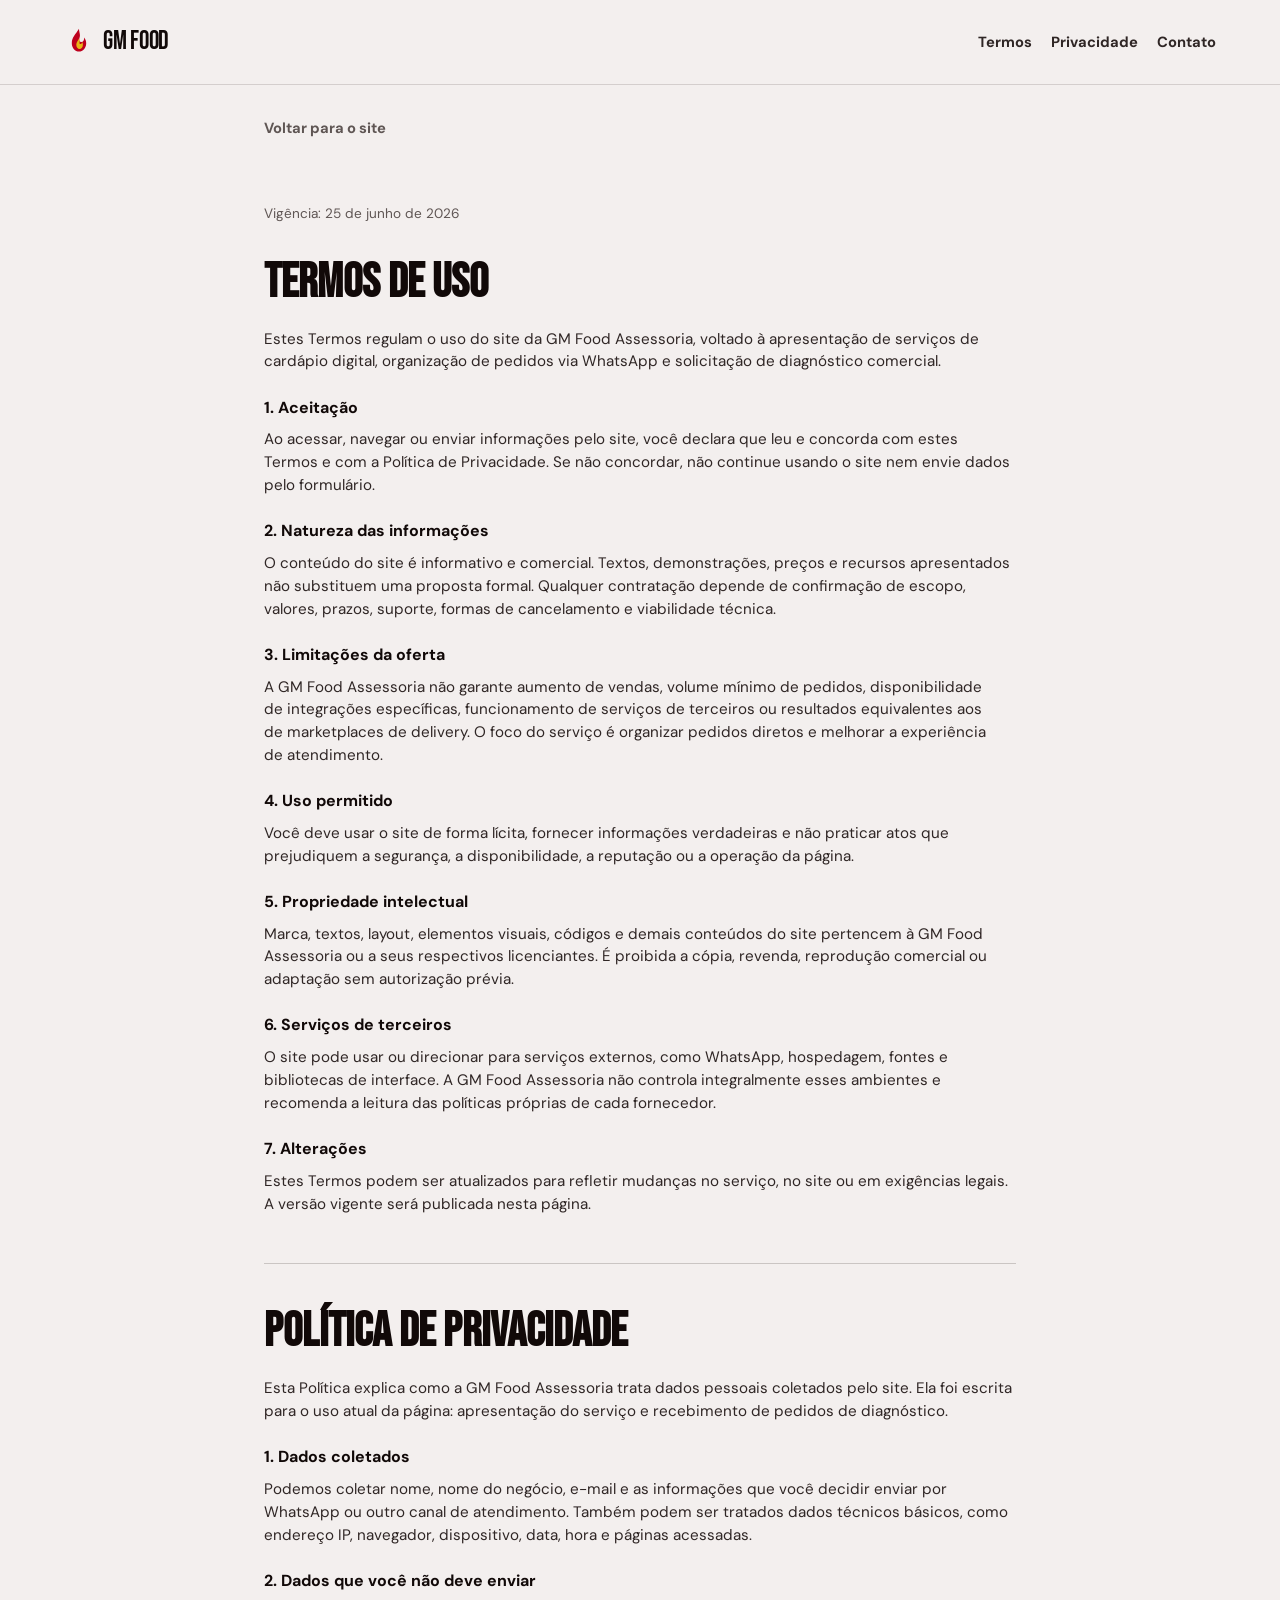
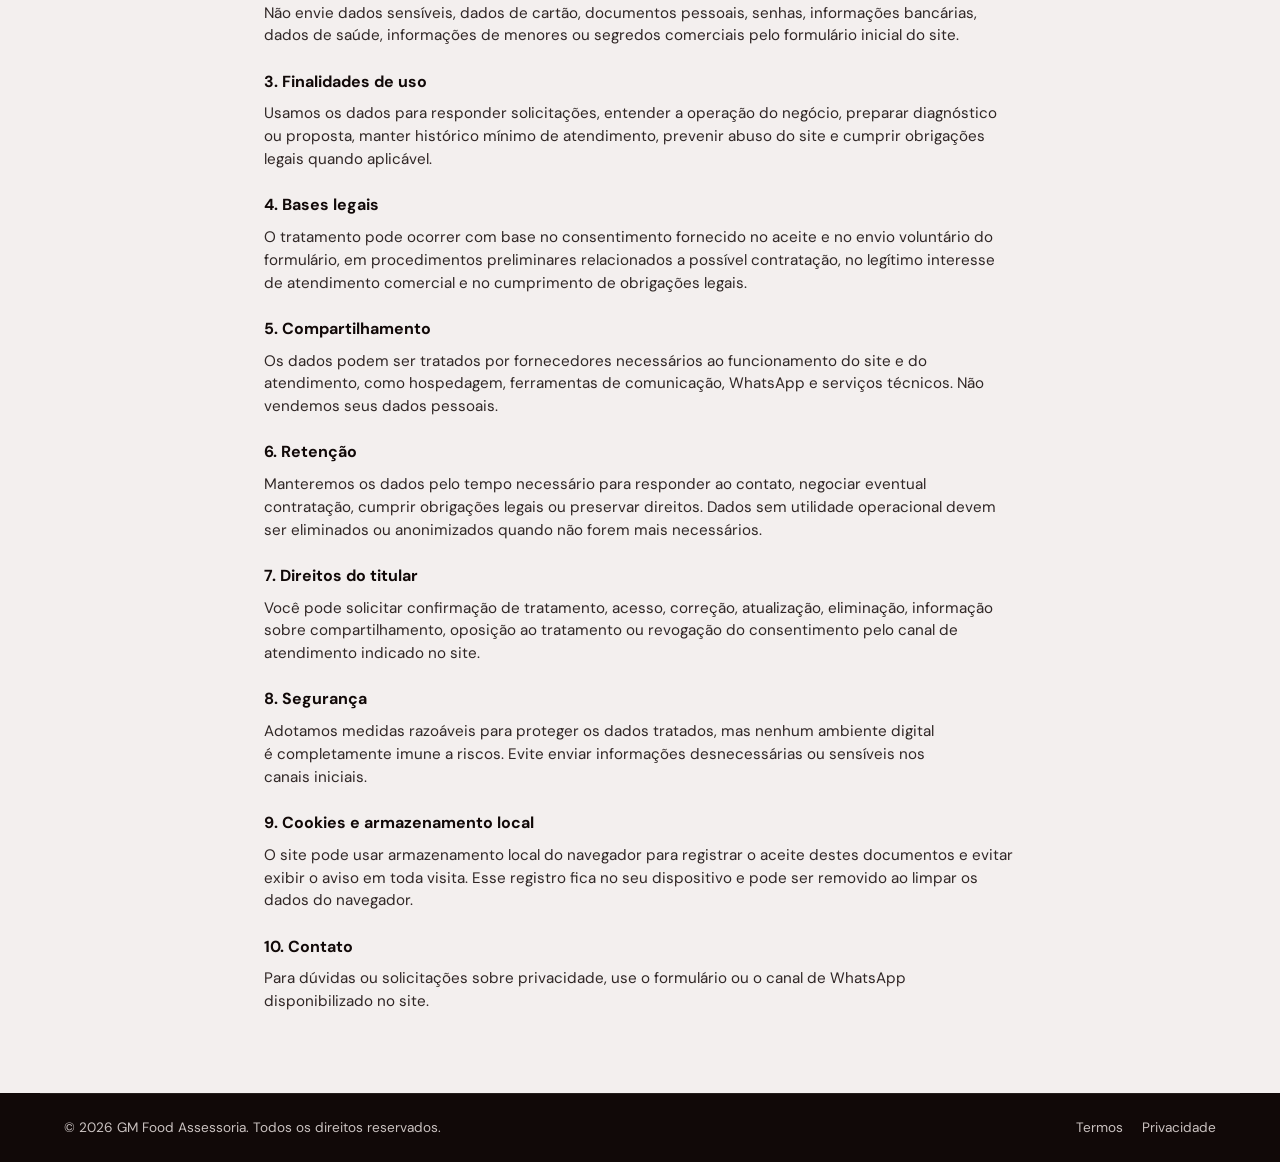
<file: termos-privacidade.html>
<!DOCTYPE html>
<html lang="pt-BR">

<head>
  <meta charset="UTF-8">
  <meta name="viewport" content="width=device-width, initial-scale=1">
  <title>Termos de Uso e Privacidade — GM Food Assessoria</title>
  <meta name="description" content="Termos de Uso e Política de Privacidade da GM Food Assessoria.">
  <link rel="icon"
    href="data:image/svg+xml,%3Csvg xmlns='http://www.w3.org/2000/svg' viewBox='0 0 100 100'%3E%3Cpath fill='%23DC2626' d='M50 6C38 26 26 34 26 54c0 16 11 28 24 28s24-12 24-28c0-8-3-14-7-19 1 9-3 15-9 15-7 0-9-7-6-15C56 28 50 16 50 6Z'/%3E%3Cpath fill='%23F2C84B' d='M50 38c-3 8-9 12-9 21 0 8 5 14 11 14s11-6 11-14c0-4-1-7-3-9 0 4-2 7-5 7-3 0-4-3-3-6 1-5-1-9-2-13Z'/%3E%3C/svg%3E">
  <link rel="preconnect" href="https://fonts.googleapis.com">
  <link rel="preconnect" href="https://fonts.gstatic.com" crossorigin>
  <link
    href="https://fonts.googleapis.com/css2?family=Bebas+Neue&family=DM+Sans:ital,opsz,wght@0,9..40,400;0,9..40,500;0,9..40,600;0,9..40,700;0,9..40,800;1,9..40,400&display=swap"
    rel="stylesheet">
  <link rel="stylesheet" href="css/styles.css">
</head>

<body class="legal-page">
  <a class="skip-link" href="#conteudo">Pular para o conteúdo</a>

  <header class="legal-page-header">
    <div class="section-inner legal-page-header-inner">
      <a href="index.html#topo" class="logo" aria-label="Voltar para a página inicial da GM Food Assessoria">
        <svg class="logo-flame" width="30" height="30" viewBox="0 0 100 100" aria-hidden="true">
          <path fill="var(--red-600)"
            d="M50 6C38 26 26 34 26 54c0 16 11 28 24 28s24-12 24-28c0-8-3-14-7-19 1 9-3 15-9 15-7 0-9-7-6-15C56 28 50 16 50 6Z" />
          <path fill="var(--yellow-500)"
            d="M50 38c-3 8-9 12-9 21 0 8 5 14 11 14s11-6 11-14c0-4-1-7-3-9 0 4-2 7-5 7-3 0-4-3-3-6 1-5-1-9-2-13Z" />
        </svg>
        <span class="logo-word">GM Food</span>
      </a>
      <nav class="legal-page-nav" aria-label="Navegação legal">
        <a href="#termos">Termos</a>
        <a href="#privacidade">Privacidade</a>
        <a href="index.html#cta-final">Contato</a>
      </nav>
    </div>
  </header>

  <main id="conteudo" class="legal-page-main">
    <div class="section-inner section-inner--narrow">
      <a class="legal-back-link" href="index.html#topo">Voltar para o site</a>
    </div>
<section class="legal-docs" id="politica" aria-label="Termos de uso e política de privacidade">
      <div class="section-inner section-inner--narrow">
        <p class="legal-updated">Vigência: 25 de junho de 2026</p>

        <article id="termos" class="legal-document">
          <h2>Termos de Uso</h2>
          <p>Estes Termos regulam o uso do site da GM Food Assessoria, voltado à apresentação de serviços de cardápio
            digital, organização de pedidos via WhatsApp e solicitação de diagnóstico comercial.</p>

          <h3>1. Aceitação</h3>
          <p>Ao acessar, navegar ou enviar informações pelo site, você declara que leu e concorda com estes Termos e com
            a Política de Privacidade. Se não concordar, não continue usando o site nem envie dados pelo formulário.</p>

          <h3>2. Natureza das informações</h3>
          <p>O conteúdo do site é informativo e comercial. Textos, demonstrações, preços e recursos apresentados não
            substituem uma proposta formal. Qualquer contratação depende de confirmação de escopo, valores, prazos,
            suporte, formas de cancelamento e viabilidade técnica.</p>

          <h3>3. Limitações da oferta</h3>
          <p>A GM Food Assessoria não garante aumento de vendas, volume mínimo de pedidos, disponibilidade de
            integrações específicas, funcionamento de serviços de terceiros ou resultados equivalentes aos de
            marketplaces de delivery. O foco do serviço é organizar pedidos diretos e melhorar a experiência de
            atendimento.</p>

          <h3>4. Uso permitido</h3>
          <p>Você deve usar o site de forma lícita, fornecer informações verdadeiras e não praticar atos que prejudiquem
            a segurança, a disponibilidade, a reputação ou a operação da página.</p>

          <h3>5. Propriedade intelectual</h3>
          <p>Marca, textos, layout, elementos visuais, códigos e demais conteúdos do site pertencem à GM Food Assessoria
            ou a seus respectivos licenciantes. É proibida a cópia, revenda, reprodução comercial ou adaptação sem
            autorização prévia.</p>

          <h3>6. Serviços de terceiros</h3>
          <p>O site pode usar ou direcionar para serviços externos, como WhatsApp, hospedagem, fontes e bibliotecas de
            interface. A GM Food Assessoria não controla integralmente esses ambientes e recomenda a leitura das
            políticas próprias de cada fornecedor.</p>

          <h3>7. Alterações</h3>
          <p>Estes Termos podem ser atualizados para refletir mudanças no serviço, no site ou em exigências legais. A
            versão vigente será publicada nesta página.</p>
        </article>

        <article id="privacidade" class="legal-document">
          <h2>Política de Privacidade</h2>
          <p>Esta Política explica como a GM Food Assessoria trata dados pessoais coletados pelo site. Ela foi escrita
            para o uso atual da página: apresentação do serviço e recebimento de pedidos de diagnóstico.</p>

          <h3>1. Dados coletados</h3>
          <p>Podemos coletar nome, nome do negócio, e-mail e as informações que você decidir enviar por WhatsApp ou
            outro canal de atendimento. Também podem ser tratados dados técnicos básicos, como endereço IP, navegador,
            dispositivo, data, hora e páginas acessadas.</p>

          <h3>2. Dados que você não deve enviar</h3>
          <p>Não envie dados sensíveis, dados de cartão, documentos pessoais, senhas, informações bancárias, dados de
            saúde, informações de menores ou segredos comerciais pelo formulário inicial do site.</p>

          <h3>3. Finalidades de uso</h3>
          <p>Usamos os dados para responder solicitações, entender a operação do negócio, preparar diagnóstico ou
            proposta, manter histórico mínimo de atendimento, prevenir abuso do site e cumprir obrigações legais quando
            aplicável.</p>

          <h3>4. Bases legais</h3>
          <p>O tratamento pode ocorrer com base no consentimento fornecido no aceite e no envio voluntário do
            formulário, em procedimentos preliminares relacionados a possível contratação, no legítimo interesse de
            atendimento comercial e no cumprimento de obrigações legais.</p>

          <h3>5. Compartilhamento</h3>
          <p>Os dados podem ser tratados por fornecedores necessários ao funcionamento do site e do atendimento, como
            hospedagem, ferramentas de comunicação, WhatsApp e serviços técnicos. Não vendemos seus dados pessoais.</p>

          <h3>6. Retenção</h3>
          <p>Manteremos os dados pelo tempo necessário para responder ao contato, negociar eventual contratação, cumprir
            obrigações legais ou preservar direitos. Dados sem utilidade operacional devem ser eliminados ou
            anonimizados quando não forem mais necessários.</p>

          <h3>7. Direitos do titular</h3>
          <p>Você pode solicitar confirmação de tratamento, acesso, correção, atualização, eliminação, informação sobre
            compartilhamento, oposição ao tratamento ou revogação do consentimento pelo canal de atendimento indicado no
            site.</p>

          <h3>8. Segurança</h3>
          <p>Adotamos medidas razoáveis para proteger os dados tratados, mas nenhum ambiente digital é completamente
            imune a riscos. Evite enviar informações desnecessárias ou sensíveis nos canais iniciais.</p>

          <h3>9. Cookies e armazenamento local</h3>
          <p>O site pode usar armazenamento local do navegador para registrar o aceite destes documentos e evitar exibir
            o aviso em toda visita. Esse registro fica no seu dispositivo e pode ser removido ao limpar os dados do
            navegador.</p>

          <h3>10. Contato</h3>
          <p>Para dúvidas ou solicitações sobre privacidade, use o formulário ou o canal de WhatsApp disponibilizado no
            site.</p>
        </article>
      </div>
    </section>
  </main>

  <footer class="site-footer legal-page-footer">
    <div class="footer-bottom">
      <p>&copy; 2026 GM Food Assessoria. Todos os direitos reservados.</p>
      <div class="footer-legal"><a href="#termos">Termos</a><a href="#privacidade">Privacidade</a></div>
    </div>
  </footer>
</body>

</html>
</file>
<file: css/styles.css>
/* ============================================================
   GM FOOD ASSESSORIA — Design tokens
   ============================================================ */
:root {
  --red-900: oklch(26% 0.14 22);
  --red-700: oklch(40% 0.18 24);
  --red-600: oklch(50% 0.21 24);
  --red-500: oklch(58% 0.22 23);

  --yellow-600: oklch(68% 0.15 75);
  --yellow-500: oklch(80% 0.16 88);
  --yellow-300: oklch(92% 0.10 96);

  --ink-900: oklch(15% 0.014 30);
  --ink-700: oklch(28% 0.014 30);
  --ink-500: oklch(46% 0.012 30);
  --ink-300: oklch(66% 0.01 30);

  --paper-0: oklch(99% 0 0);
  --paper-100: oklch(95.5% 0.004 40);
  --white: oklch(100% 0 0);

  --font-display: "Bebas Neue", "Arial Narrow", sans-serif;
  --font-body: "DM Sans", "Segoe UI", sans-serif;

  --radius-sm: 10px;
  --radius-md: 16px;
  --radius-lg: 24px;

  --shadow-sm: 0 1px 2px oklch(15% 0.01 30 / 0.06), 0 1px 3px oklch(15% 0.01 30 / 0.08);
  --shadow-md: 0 8px 24px oklch(15% 0.01 30 / 0.12);
  --shadow-lg: 0 24px 60px oklch(15% 0.01 30 / 0.18);

  --ease-out-expo: cubic-bezier(0.16, 1, 0.3, 1);
  --ease-out-quart: cubic-bezier(0.25, 1, 0.5, 1);

  /* z-index scale */
  --z-sticky: 100;
  --z-overlay: 400;
  --z-toast: 800;
}

/* ============================================================
   Reset & base
   ============================================================ */
*, *::before, *::after { box-sizing: border-box; }
html { scroll-behavior: smooth; }
@media (prefers-reduced-motion: reduce) {
  html { scroll-behavior: auto; }
  *, *::before, *::after { animation-duration: 0.001ms !important; animation-iteration-count: 1 !important; transition-duration: 0.001ms !important; scroll-behavior: auto !important; }
}

body {
  margin: 0;
  font-family: var(--font-body);
  color: var(--ink-900);
  background: var(--paper-0);
  line-height: 1.5;
  -webkit-font-smoothing: antialiased;
}

img, svg { display: block; max-width: 100%; }
ul { margin: 0; padding: 0; list-style: none; }
a { color: inherit; text-decoration: none; }
button { font: inherit; background: none; border: none; padding: 0; }
h1, h2, h3, p { margin: 0; }
h1, h2, h3 { text-wrap: balance; }
p { text-wrap: pretty; }

.visually-hidden {
  position: absolute; width: 1px; height: 1px; overflow: hidden;
  clip: rect(0 0 0 0); white-space: nowrap;
}

.skip-link {
  position: absolute; left: -999px; top: 0; z-index: var(--z-toast);
  background: var(--ink-900); color: var(--white); padding: 0.75rem 1.25rem;
  border-radius: 0 0 var(--radius-sm) 0;
}
.skip-link:focus { left: 0; }

:focus-visible {
  outline: 3px solid var(--red-600);
  outline-offset: 2px;
  border-radius: 4px;
}

mark {
  background: var(--yellow-500);
  color: var(--ink-900);
  padding: 0 0.18em;
  border-radius: 0.2em;
  box-decoration-break: clone;
}

.section--ink mark, .cta-final mark { background: var(--yellow-500); color: var(--ink-900); }

/* ============================================================
   Buttons
   ============================================================ */
.btn {
  display: inline-flex; align-items: center; justify-content: center; gap: 0.5rem;
  font-family: var(--font-body); font-weight: 700; font-size: 1rem;
  padding: 0.85rem 1.6rem; border-radius: 999px;
  cursor: pointer; white-space: nowrap;
  transition: transform 0.18s var(--ease-out-quart), background-color 0.2s, color 0.2s, box-shadow 0.2s;
  min-height: 44px;
}
.btn:active { transform: scale(0.96); }

.btn-primary { background: var(--yellow-500); color: var(--ink-900); box-shadow: var(--shadow-sm); }
.btn-primary:hover { background: var(--yellow-600); box-shadow: var(--shadow-md); transform: translateY(-2px); }

.btn-ghost { background: transparent; color: var(--ink-900); border: 1.5px solid var(--ink-900); }
.btn-ghost:hover { background: var(--ink-900); color: var(--white); }

.btn-ghost-light { background: transparent; color: var(--white); border: 1.5px solid color-mix(in oklch, var(--white) 55%, transparent); }
.btn-ghost-light:hover { background: color-mix(in oklch, var(--white) 15%, transparent); border-color: var(--white); }

.btn-lg { padding: 1.05rem 2rem; font-size: 1.05rem; }
.btn-block { width: 100%; }

/* section-level primary on white backgrounds uses red */
.section .btn-primary, .price-card .btn-primary { background: var(--red-600); color: var(--white); }
.section .btn-primary:hover, .price-card .btn-primary:hover { background: var(--red-700); }
.section .btn-ghost, .price-card .btn-ghost { border-color: var(--ink-300); }
.section .btn-ghost:hover, .price-card .btn-ghost:hover { background: var(--ink-900); border-color: var(--ink-900); }

/* ============================================================
   Header
   ============================================================ */
.site-header {
  position: fixed; top: 0; left: 0; right: 0; z-index: var(--z-sticky);
  transition: background-color 0.3s var(--ease-out-quart), box-shadow 0.3s, padding 0.3s;
}
.header-inner {
  max-width: 1280px; margin: 0 auto;
  display: flex; align-items: center; justify-content: space-between;
  padding: 1.4rem 1.5rem;
  transition: padding 0.3s var(--ease-out-quart);
}
.site-header.is-scrolled {
  background: var(--paper-0);
  box-shadow: var(--shadow-sm);
}
.site-header.is-scrolled .header-inner { padding: 0.85rem 1.5rem; }

.logo { display: flex; align-items: center; gap: 0.55rem; cursor: pointer; }
.logo-word {
  font-family: var(--font-display); font-size: 1.6rem; letter-spacing: -0.01em;
  color: var(--white); transition: color 0.3s;
}
.site-header.is-scrolled .logo-word { color: var(--ink-900); }
.logo-flame { transition: transform 0.4s var(--ease-out-expo); }
.logo:hover .logo-flame { transform: scale(1.12) rotate(-4deg); }

.main-nav ul { display: flex; gap: 2rem; }
.main-nav a {
  font-weight: 600; font-size: 0.95rem; color: var(--white); opacity: 0.9;
  position: relative; padding: 0.25rem 0; cursor: pointer; transition: color 0.3s;
}
.main-nav a::after {
  content: ""; position: absolute; left: 0; bottom: -2px; width: 100%; height: 2px;
  background: var(--yellow-500); transform: scaleX(0); transform-origin: left;
  transition: transform 0.25s var(--ease-out-quart);
}
.main-nav a:hover::after { transform: scaleX(1); }
.site-header.is-scrolled .main-nav a { color: var(--ink-700); }

.header-actions { display: flex; align-items: center; gap: 0.9rem; }
.header-login { color: var(--white); font-weight: 700; padding: 0.5rem 0.25rem; cursor: pointer; transition: color 0.3s; }
.site-header.is-scrolled .header-login { color: var(--ink-700); }
.header-cta { padding: 0.65rem 1.3rem; font-size: 0.92rem; }

.nav-toggle {
  display: none; flex-direction: column; justify-content: center; gap: 5px;
  width: 44px; height: 44px; cursor: pointer;
}
.nav-toggle span { width: 22px; height: 2px; background: var(--white); transition: 0.3s var(--ease-out-quart); display: block; margin: 0 auto; }
.site-header.is-scrolled .nav-toggle span { background: var(--ink-900); }
.nav-toggle[aria-expanded="true"] span:nth-child(1) { transform: translateY(7px) rotate(45deg); }
.nav-toggle[aria-expanded="true"] span:nth-child(2) { opacity: 0; }
.nav-toggle[aria-expanded="true"] span:nth-child(3) { transform: translateY(-7px) rotate(-45deg); }

.mobile-nav {
  display: none;
  max-height: 0; overflow: hidden;
  background: var(--paper-0);
  transition: max-height 0.35s var(--ease-out-quart);
}
.mobile-nav.is-open { max-height: 480px; box-shadow: var(--shadow-md); }
.mobile-nav ul { padding: 0.5rem 1.5rem 1.5rem; display: flex; flex-direction: column; gap: 0.9rem; }
.mobile-nav a { font-weight: 600; font-size: 1.05rem; color: var(--ink-900); display: block; padding: 0.4rem 0; }
.mobile-nav .btn { width: 100%; justify-content: center; margin-top: 0.4rem; }

@media (max-width: 860px) {
  .main-nav, .header-login, .header-cta { display: none; }
  .nav-toggle { display: flex; }
  .mobile-nav { display: block; }
}

/* ============================================================
   Layout helpers
   ============================================================ */
.section { padding: clamp(4rem, 8vw, 7rem) 0; }
.section-inner { max-width: 1200px; margin: 0 auto; padding: 0 1.5rem; }
.section-inner--narrow { max-width: 800px; }

.section-title {
  font-family: var(--font-display);
  font-size: clamp(2rem, 4.2vw, 3.2rem);
  letter-spacing: -0.01em;
  line-height: 1.05;
  max-width: 18ch;
}
.section-sub {
  margin-top: 0.9rem;
  font-size: 1.15rem;
  color: var(--ink-500);
  max-width: 48ch;
}
.section--ink { background: var(--ink-900); color: var(--white); }
.section--ink .section-sub { color: oklch(80% 0.01 30); }
.section--yellow { background: var(--yellow-300); }

/* ============================================================
   Scroll reveal
   CSS transition drives the fallback path (no JS / no GSAP).
   When GSAP is available, js adds .gsap-driven to <html> and takes
   over these elements directly via tweened inline styles instead,
   so the two animation systems never fight over the same property.
   ============================================================ */
html:not(.gsap-driven) .reveal {
  opacity: 1;
  transform: translateY(0);
}
@media (prefers-reduced-motion: no-preference) {
  html:not(.gsap-driven) .reveal {
    opacity: 0;
    transform: translateY(28px);
    transition: opacity 0.7s var(--ease-out-quart), transform 0.7s var(--ease-out-quart);
  }
  html:not(.gsap-driven) .reveal.is-visible { opacity: 1; transform: translateY(0); }
}

/* ============================================================
   Hero
   ============================================================ */
.hero {
  position: relative;
  background: linear-gradient(180deg, var(--red-700), var(--red-900));
  color: var(--white);
  overflow: hidden;
  padding: clamp(8rem, 16vw, 11rem) 0 clamp(4rem, 8vw, 6rem);
}

.hero-bg { position: absolute; inset: 0; overflow: hidden; pointer-events: none; }
.ember { position: absolute; width: 38vw; max-width: 480px; min-width: 220px; fill: currentColor; opacity: 0.16; }
.ember path { fill: currentColor; }
.ember-a { top: -8%; left: -6%; color: var(--yellow-500); animation: drift-a 22s ease-in-out infinite; }
.ember-b { bottom: -12%; right: -4%; color: var(--white); opacity: 0.08; animation: drift-b 26s ease-in-out infinite; }
.ember-c { top: 30%; right: 18%; width: 22vw; color: var(--yellow-500); opacity: 0.1; animation: drift-c 19s ease-in-out infinite; }

@keyframes drift-a { 0%, 100% { transform: translate(0,0) rotate(0deg); } 50% { transform: translate(2%, 4%) rotate(4deg); } }
@keyframes drift-b { 0%, 100% { transform: translate(0,0) rotate(0deg); } 50% { transform: translate(-3%, -3%) rotate(-5deg); } }
@keyframes drift-c { 0%, 100% { transform: translate(0,0) scale(1); } 50% { transform: translate(-2%, 3%) scale(1.06); } }
@media (prefers-reduced-motion: reduce) { .ember { animation: none !important; } }

.grain {
  position: absolute; inset: 0;
  background-image: radial-gradient(circle at 1px 1px, oklch(100% 0 0 / 0.04) 1px, transparent 0);
  background-size: 3px 3px;
}

.hero-inner {
  position: relative; z-index: 1;
  max-width: 1280px; margin: 0 auto; padding: 0 1.5rem;
  display: grid; grid-template-columns: 1.1fr 1fr; gap: clamp(2rem, 5vw, 4rem);
  align-items: center;
}

.hero-title {
  font-family: var(--font-display);
  font-size: clamp(2.6rem, 6.2vw, 5.4rem);
  line-height: 1.02;
  letter-spacing: -0.01em;
}
.hero-title .line { display: block; }
.hero-title mark { padding: 0 0.22em; }

.hero-sub { margin-top: 1.6rem; font-size: 1.2rem; max-width: 46ch; color: oklch(94% 0.02 30); }
.hero-actions { display: flex; gap: 1rem; flex-wrap: wrap; margin-top: 2.2rem; }
.hero-note { margin-top: 1.1rem; font-size: 0.88rem; color: oklch(88% 0.02 30); }

/* Phone mockup
   The idle float + pointer tilt are combined into one GSAP transform
   when GSAP is available (see js/main.js) so they never fight over
   the `transform` property. The CSS keyframe below is the no-GSAP
   fallback only. */
.hero-visual { display: flex; justify-content: center; perspective: 1200px; }
.phone-mock {
  position: relative; width: min(300px, 80vw);
  will-change: transform;
}
html:not(.gsap-driven) .phone-mock {
  animation: float-phone 6s ease-in-out infinite;
  transition: transform 0.15s var(--ease-out-quart);
}
@keyframes float-phone { 0%, 100% { transform: translateY(0); } 50% { transform: translateY(-12px); } }
@media (prefers-reduced-motion: reduce) { .phone-mock { animation: none; } }

.phone-notch {
  width: 90px; height: 22px; background: var(--ink-900);
  border-radius: 0 0 14px 14px; margin: 0 auto; position: relative; top: 14px; z-index: 2;
}
.phone-screen {
  background: var(--paper-0); border-radius: 32px; border: 8px solid var(--ink-900);
  box-shadow: var(--shadow-lg);
  padding: 1.6rem 1.1rem 1.2rem; color: var(--ink-900);
}
.menu-header { display: flex; justify-content: space-between; align-items: baseline; margin-bottom: 1rem; }
.menu-shop-name { font-weight: 800; font-size: 0.95rem; }
.menu-shop-status { font-size: 0.7rem; color: var(--red-600); font-weight: 700; }

.menu-items { display: flex; flex-direction: column; gap: 0.85rem; }
.menu-item { display: flex; align-items: center; gap: 0.7rem; }
.menu-item-thumb { width: 44px; height: 44px; border-radius: var(--radius-sm); flex-shrink: 0; background: var(--paper-100); }
.thumb-burger { background: linear-gradient(160deg, var(--yellow-500), var(--red-500)); }
.thumb-fries { background: linear-gradient(160deg, var(--yellow-300), var(--yellow-600)); }
.thumb-drink { background: linear-gradient(160deg, oklch(85% 0.1 130), oklch(70% 0.12 140)); }
.thumb-pizza { background: linear-gradient(160deg, var(--yellow-500), var(--red-600)); }
.thumb-dessert { background: linear-gradient(160deg, oklch(88% 0.03 40), oklch(60% 0.04 35)); }

.menu-item-info { flex: 1; display: flex; flex-direction: column; gap: 0.1rem; min-width: 0; }
.menu-item-info strong { font-size: 0.86rem; }
.menu-item-info span { font-size: 0.72rem; color: var(--ink-500); overflow: hidden; text-overflow: ellipsis; white-space: nowrap; }
.menu-item-price { text-align: right; font-weight: 700; font-size: 0.82rem; display: flex; flex-direction: column; align-items: flex-end; gap: 0.2rem; }
.menu-item.is-best .tag { background: var(--yellow-500); color: var(--ink-900); font-size: 0.6rem; font-weight: 800; padding: 0.15rem 0.4rem; border-radius: 999px; }

.menu-cart {
  margin-top: 1.1rem; padding-top: 0.9rem; border-top: 1px solid var(--paper-100);
  display: flex; justify-content: space-between; font-size: 0.82rem; font-weight: 700;
}
.menu-cart-total { color: var(--red-600); }

.floating-pill {
  position: absolute; background: var(--white); color: var(--ink-900);
  font-weight: 700; font-size: 0.78rem; padding: 0.5rem 0.9rem; border-radius: 999px;
  box-shadow: var(--shadow-md); animation: float-pill 5s ease-in-out infinite;
}
.pill-orders { top: 8%; left: -14%; }
.pill-rating { bottom: 10%; right: -10%; animation-delay: -2.5s; color: var(--yellow-600); }
@keyframes float-pill { 0%, 100% { transform: translateY(0); } 50% { transform: translateY(-8px); } }
@media (prefers-reduced-motion: reduce) { .floating-pill { animation: none; } }

@media (max-width: 980px) {
  .hero-inner { grid-template-columns: 1fr; text-align: center; }
  .hero-actions { justify-content: center; }
  .hero-visual { margin-top: 1rem; }
  .pill-orders, .pill-rating { display: none; }
}

/* ============================================================
   Proof strip / marquee
   ============================================================ */
.proof-strip { background: var(--ink-900); padding: 1.1rem 0; overflow: hidden; }
.marquee { width: 100%; overflow: hidden; }
.marquee-track {
  display: flex; gap: 2.5rem; white-space: nowrap; width: max-content;
  animation: marquee 28s linear infinite;
  font-family: var(--font-display); font-size: 1.1rem; letter-spacing: 0.02em;
  color: oklch(70% 0.01 30);
}
.proof-strip:hover .marquee-track { animation-play-state: paused; }
.marquee-track li::after { content: "·"; margin-left: 2.5rem; color: var(--yellow-500); }
@keyframes marquee { from { transform: translateX(0); } to { transform: translateX(-50%); } }
@media (prefers-reduced-motion: reduce) { .marquee-track { animation: none; flex-wrap: wrap; } }

/* ============================================================
   Bento grid (recursos)
   ============================================================ */
.bento {
  margin-top: 3rem;
  display: grid;
  grid-template-columns: repeat(4, 1fr);
  grid-auto-rows: minmax(180px, auto);
  gap: 1.25rem;
}
.bento-card {
  background: var(--paper-100);
  border-radius: var(--radius-lg);
  padding: 1.8rem;
  display: flex; flex-direction: column; justify-content: flex-end; gap: 0.6rem;
  transition: transform 0.3s var(--ease-out-quart), box-shadow 0.3s;
}
.bento-card:hover { transform: translateY(-4px); box-shadow: var(--shadow-md); }
.bento-card h3 { font-size: 1.15rem; font-weight: 800; }
.bento-card p { color: var(--ink-500); font-size: 0.95rem; }
.bento-card--lg { grid-column: span 2; grid-row: span 2; background: var(--ink-900); color: var(--white); }
.bento-card--lg p { color: oklch(78% 0.01 30); }
.bento-card--wide { grid-column: span 2; }
.bento-icon { width: 30px; height: 30px; color: var(--red-600); margin-bottom: 0.4rem; }

.bento-visual { position: relative; height: 110px; margin-bottom: 0.5rem; }
.mini-card { position: absolute; width: 64%; height: 70px; border-radius: var(--radius-sm); box-shadow: var(--shadow-sm); }
.mini-card-1 { background: var(--paper-0); left: 0; top: 30px; transform: rotate(-6deg); z-index: 1; }
.mini-card-2 { background: var(--yellow-500); left: 18%; top: 10px; transform: rotate(3deg); z-index: 2; }
.mini-card-3 { background: var(--red-600); left: 36%; top: 26px; transform: rotate(10deg); z-index: 3; }
.bento-card--lg:hover .mini-card-2 { transform: rotate(-2deg) translateY(-4px); }
.bento-card--lg:hover .mini-card-3 { transform: rotate(14deg) translateY(-4px); }

@media (max-width: 980px) {
  .bento { grid-template-columns: repeat(2, 1fr); }
  .bento-card--lg, .bento-card--wide { grid-column: span 2; }
}
@media (max-width: 600px) {
  .bento { grid-template-columns: 1fr; }
  .bento-card--lg, .bento-card--wide { grid-column: span 1; }
}

/* ============================================================
   Como funciona / steps
   ============================================================ */
.steps {
  margin-top: 3.5rem;
  display: grid;
  grid-template-columns: repeat(3, 1fr);
  gap: 2.5rem;
  position: relative;
}
.step { display: flex; flex-direction: column; gap: 0.7rem; }
.step-number {
  font-family: var(--font-display); font-size: 1.4rem;
  width: 56px; height: 56px; border-radius: 50%;
  background: var(--yellow-500); color: var(--ink-900);
  display: flex; align-items: center; justify-content: center;
}
.step h3 { font-size: 1.25rem; font-weight: 800; }
.step p { color: oklch(80% 0.01 30); }

.steps-path { width: 100%; height: 0; margin-top: -2.5rem; color: var(--yellow-500); display: none; }
.steps-path path { fill: none; stroke: currentColor; stroke-width: 2; stroke-dasharray: 8 10; }

@media (max-width: 860px) { .steps { grid-template-columns: 1fr; gap: 2rem; } }

/* ============================================================
   Showcase / browser mockups
   ============================================================ */
.showcase { margin-top: 3rem; }
.showcase-tabs { display: inline-flex; gap: 0.4rem; background: var(--paper-100); padding: 0.4rem; border-radius: 999px; margin-bottom: 1.6rem; }
.showcase-tab {
  padding: 0.6rem 1.3rem; border-radius: 999px; font-weight: 700; font-size: 0.9rem;
  color: var(--ink-500); cursor: pointer; transition: background 0.25s, color 0.25s;
}
.showcase-tab.is-active { background: var(--ink-900); color: var(--white); }

.browser-frame { border-radius: var(--radius-lg); overflow: hidden; box-shadow: var(--shadow-lg); border: 1px solid var(--paper-100); }
.browser-bar { display: flex; align-items: center; gap: 0.4rem; padding: 0.8rem 1rem; background: var(--paper-100); }
.browser-bar span { width: 10px; height: 10px; border-radius: 50%; background: var(--ink-300); }
.browser-url { margin-left: 0.8rem; font-size: 0.78rem; color: var(--ink-500); background: var(--paper-0); padding: 0.3rem 0.8rem; border-radius: 999px; flex: 1; max-width: 320px; }
.browser-body { background: var(--white); padding: 1.8rem; min-height: 280px; }

.cardapio-preview { display: flex; flex-direction: column; gap: 1rem; }
.cp-row { display: flex; align-items: center; gap: 1rem; padding-bottom: 1rem; border-bottom: 1px solid var(--paper-100); }
.cp-row:last-child { border-bottom: none; padding-bottom: 0; }
.cp-thumb { width: 52px; height: 52px; border-radius: var(--radius-sm); flex-shrink: 0; }
.cp-text { display: flex; justify-content: space-between; flex: 1; font-size: 0.95rem; }
.cp-text strong { font-weight: 700; }
.cp-text span { color: var(--red-600); font-weight: 700; }

.pedidos-preview { display: flex; flex-direction: column; gap: 0.9rem; }
.order-row { display: grid; grid-template-columns: 60px 1fr auto; align-items: center; gap: 1rem; padding: 0.9rem 1rem; background: var(--paper-100); border-radius: var(--radius-sm); }
.order-id { font-weight: 800; color: var(--ink-500); }
.order-status { font-size: 0.78rem; font-weight: 800; padding: 0.3rem 0.7rem; border-radius: 999px; text-align: center; }
.status-new { background: var(--yellow-500); color: var(--ink-900); }
.status-prep { background: var(--red-100, oklch(90% 0.04 25)); color: var(--red-600); }
.status-done { background: oklch(90% 0.06 150); color: oklch(40% 0.1 150); }

.painel-preview { display: flex; flex-direction: column; gap: 1rem; height: 100%; justify-content: center; }
.bars { display: flex; align-items: flex-end; gap: 1rem; height: 180px; }
.bar { flex: 1; height: var(--h); background: linear-gradient(180deg, var(--yellow-500), var(--red-600)); border-radius: 6px 6px 0 0; transform-origin: bottom; animation: grow-bar 0.8s var(--ease-out-quart) backwards; }
.bar:nth-child(1) { animation-delay: 0.05s; } .bar:nth-child(2) { animation-delay: 0.1s; }
.bar:nth-child(3) { animation-delay: 0.15s; } .bar:nth-child(4) { animation-delay: 0.2s; }
.bar:nth-child(5) { animation-delay: 0.25s; } .bar:nth-child(6) { animation-delay: 0.3s; } .bar:nth-child(7) { animation-delay: 0.35s; }
@keyframes grow-bar { from { transform: scaleY(0); } to { transform: scaleY(1); } }
.painel-privacy { color: var(--ink-500); font-size: 0.78rem; font-weight: 700; text-align: center; }
.painel-caption { color: var(--ink-500); font-size: 0.9rem; text-align: center; }

@media (max-width: 700px) { .browser-url { display: none; } }

/* ============================================================
   Pricing
   ============================================================ */
.billing-toggle { display: flex; align-items: center; justify-content: center; gap: 1rem; margin: 2.5rem 0 0; }
.billing-label { font-weight: 700; color: var(--ink-500); font-size: 0.95rem; display: flex; align-items: center; gap: 0.5rem; }
.billing-label.is-active { color: var(--ink-900); }
.badge { background: var(--red-600); color: var(--white); font-size: 0.68rem; padding: 0.2rem 0.5rem; border-radius: 999px; font-weight: 800; }

.switch {
  width: 56px; height: 30px; border-radius: 999px; background: var(--ink-300);
  position: relative; cursor: pointer; transition: background 0.25s;
}
.switch[aria-checked="true"] { background: var(--red-600); }
.switch-knob {
  position: absolute; top: 3px; left: 3px; width: 24px; height: 24px; border-radius: 50%;
  background: var(--white); box-shadow: var(--shadow-sm);
  transition: transform 0.25s var(--ease-out-quart);
}
.switch[aria-checked="true"] .switch-knob { transform: translateX(26px); }

.pricing-grid {
  margin-top: 2.5rem;
  display: grid; grid-template-columns: repeat(3, 1fr); gap: 1.5rem; align-items: stretch;
}
.pricing-grid--duo {
  grid-template-columns: repeat(2, minmax(0, 1fr));
  max-width: 800px; margin-inline: auto;
}
.price-card {
  background: var(--white); border-radius: var(--radius-lg); padding: 2.2rem;
  box-shadow: var(--shadow-sm); display: flex; flex-direction: column; gap: 1.2rem;
  position: relative; transition: transform 0.3s var(--ease-out-quart), box-shadow 0.3s;
}
.price-card:hover { transform: translateY(-6px); box-shadow: var(--shadow-md); }
.price-card--highlight { background: var(--ink-900); color: var(--white); transform: scale(1.03); }
.price-card--highlight:hover { transform: scale(1.03) translateY(-6px); }
.price-card--highlight .price-desc { color: oklch(78% 0.01 30); }
.price-card--highlight .price-features li { color: oklch(88% 0.01 30); }
.price-card--highlight .price-features svg { color: var(--yellow-500); }

.price-tag { position: absolute; top: -14px; left: 2.2rem; background: var(--yellow-500); color: var(--ink-900); font-size: 0.75rem; font-weight: 800; padding: 0.35rem 0.9rem; border-radius: 999px; }
.price-card h3 { font-size: 1.3rem; font-weight: 800; }
.price-desc { color: var(--ink-500); font-size: 0.92rem; margin-top: -0.6rem; }
.price-amount { display: flex; align-items: baseline; gap: 0.3rem; }
.amount { font-family: var(--font-display); font-size: 2.6rem; }
.period { color: var(--ink-500); font-size: 0.95rem; }
.price-card--highlight .period { color: oklch(78% 0.01 30); }

.price-features { display: flex; flex-direction: column; gap: 0.7rem; flex: 1; }
.price-features li { font-size: 0.92rem; padding-left: 1.6rem; position: relative; color: var(--ink-700); }
.price-features li::before {
  content: ""; position: absolute; left: 0; top: 0.32em; width: 14px; height: 11px;
  background: currentColor;
  clip-path: polygon(0% 45%, 25% 70%, 100% 0%, 100% 22%, 25% 100%, 0% 65%);
  color: var(--red-600);
}
.price-card--highlight .price-features li::before { color: var(--yellow-500); }

.pricing-note { text-align: center; margin-top: 2.5rem; color: var(--ink-500); font-size: 0.95rem; }

@media (max-width: 980px) {
  .pricing-grid { grid-template-columns: 1fr; max-width: 460px; margin-inline: auto; }
  .price-card--highlight { transform: none; order: -1; }
  .price-card--highlight:hover { transform: translateY(-6px); }
}

/* ============================================================
   Testimonials
   ============================================================ */
.testimonial-carousel { margin-top: 3rem; max-width: 760px; margin-inline: auto; }
.testimonial-track { position: relative; min-height: 220px; }
.testimonial {
  position: absolute; inset: 0; margin: 0;
  opacity: 0; transform: translateX(24px);
  transition: opacity 0.5s var(--ease-out-quart), transform 0.5s var(--ease-out-quart);
  pointer-events: none;
}
.testimonial.is-active { opacity: 1; transform: translateX(0); pointer-events: auto; position: relative; }
.testimonial blockquote { font-size: clamp(1.2rem, 2.4vw, 1.6rem); font-weight: 500; line-height: 1.4; margin: 0; }
.testimonial figcaption { display: flex; align-items: center; gap: 0.8rem; margin-top: 1.6rem; font-size: 0.95rem; color: oklch(78% 0.01 30); }
.avatar {
  width: 42px; height: 42px; border-radius: 50%; background: var(--avatar-bg, var(--red-600));
  color: var(--white); display: flex; align-items: center; justify-content: center;
  font-weight: 800; font-size: 0.85rem; flex-shrink: 0;
}
.testimonial-dots { display: flex; justify-content: center; gap: 0.6rem; margin-top: 2rem; }
.dot { width: 10px; height: 10px; border-radius: 50%; background: oklch(40% 0.01 30); cursor: pointer; transition: background 0.25s, transform 0.25s; }
.dot.is-active { background: var(--yellow-500); transform: scale(1.3); }

/* ============================================================
   Accordion (FAQ)
   ============================================================ */
.accordion { margin-top: 2.5rem; display: flex; flex-direction: column; gap: 0.8rem; }
.accordion-item { background: var(--paper-100); border-radius: var(--radius-md); overflow: hidden; }
.accordion-trigger {
  width: 100%; display: flex; justify-content: space-between; align-items: center;
  padding: 1.2rem 1.4rem; font-weight: 700; font-size: 1.02rem; text-align: left; cursor: pointer;
  min-height: 44px;
}
.accordion-trigger svg { width: 20px; height: 20px; flex-shrink: 0; color: var(--red-600); transition: transform 0.3s var(--ease-out-quart); }
.accordion-trigger[aria-expanded="true"] svg { transform: rotate(180deg); }
.accordion-panel {
  display: grid; grid-template-rows: 0fr; overflow: hidden;
  transition: grid-template-rows 0.35s var(--ease-out-quart);
}
.accordion-panel > p { min-height: 0; overflow: hidden; padding: 0 1.4rem 0; margin: 0; color: var(--ink-500); }
.accordion-item.is-open .accordion-panel { grid-template-rows: 1fr; }
.accordion-item.is-open .accordion-panel > p { padding: 0 1.4rem 1.3rem; }

/* ============================================================
   CTA final
   ============================================================ */
.cta-final {
  position: relative; overflow: hidden;
  background: linear-gradient(180deg, var(--red-900), var(--red-700));
  color: var(--white);
  padding: clamp(4.5rem, 9vw, 7rem) 0;
  text-align: center;
}
.cta-final-inner h2 { font-family: var(--font-display); font-size: clamp(2rem, 4.5vw, 3.4rem); max-width: 22ch; margin-inline: auto; }
.cta-final-inner > p { margin-top: 1rem; font-size: 1.1rem; color: oklch(90% 0.02 30); }

.signup-form { margin-top: 2.2rem; display: flex; gap: 0.8rem; justify-content: center; flex-wrap: wrap; position: relative; }
.signup-form input {
  font-family: var(--font-body); font-size: 1rem; padding: 0.9rem 1.3rem;
  border-radius: 999px; border: 1.5px solid color-mix(in oklch, var(--white) 35%, transparent);
  background: color-mix(in oklch, var(--white) 8%, transparent); color: var(--white);
  min-width: 280px; min-height: 44px;
}
.signup-form input::placeholder { color: oklch(82% 0.02 30); }
.signup-form input:focus { outline: 2px solid var(--yellow-500); border-color: var(--yellow-500); }
.signup-form input.is-invalid { border-color: var(--yellow-500); animation: shake 0.4s; }
@keyframes shake { 25% { transform: translateX(-6px); } 75% { transform: translateX(6px); } }
.form-feedback { width: 100%; margin-top: 0.6rem; font-size: 0.9rem; min-height: 1.2em; color: var(--yellow-500); font-weight: 700; }

/* ============================================================
   Footer
   ============================================================ */
.site-footer { background: var(--ink-900); color: oklch(82% 0.01 30); padding: 4rem 0 1.5rem; }
.footer-inner {
  max-width: 1200px; margin: 0 auto; padding: 0 1.5rem 3rem;
  display: grid; grid-template-columns: 1.6fr 1fr 1fr 1fr; gap: 2.5rem;
}
.footer-brand p { margin-top: 1rem; max-width: 28ch; font-size: 0.92rem; }
.footer-brand .logo-word { color: var(--white); }
.social-links { display: flex; gap: 0.7rem; margin-top: 1.3rem; }
.social-links a { width: 38px; height: 38px; border-radius: 50%; background: oklch(24% 0.01 30); display: flex; align-items: center; justify-content: center; transition: background 0.25s, transform 0.25s; }
.social-links a:hover { background: var(--red-600); transform: translateY(-3px); }
.social-links svg { width: 18px; height: 18px; }
.footer-col h4 { color: var(--white); font-size: 0.95rem; margin-bottom: 1.1rem; }
.footer-col ul { display: flex; flex-direction: column; gap: 0.7rem; font-size: 0.92rem; }
.footer-col a:hover { color: var(--white); }

.footer-bottom {
  max-width: 1200px; margin: 0 auto; padding: 1.5rem 1.5rem 0; border-top: 1px solid oklch(24% 0.01 30);
  display: flex; justify-content: space-between; flex-wrap: wrap; gap: 1rem; font-size: 0.85rem;
}
.footer-legal { display: flex; gap: 1.2rem; }
.footer-legal a:hover { color: var(--white); }

@media (max-width: 860px) {
  .footer-inner { grid-template-columns: 1fr 1fr; }
}
@media (max-width: 540px) {
  .footer-inner { grid-template-columns: 1fr; }
}

/* Validation and legal documents */
.validation-grid {
  margin-top: 3rem;
  display: grid;
  grid-template-columns: repeat(3, 1fr);
  gap: 1.2rem;
}
.validation-card {
  background: oklch(22% 0.014 30);
  border: 1px solid oklch(32% 0.014 30);
  border-radius: var(--radius-md);
  padding: 1.6rem;
}
.validation-kicker {
  color: var(--yellow-500);
  font-size: 0.78rem;
  font-weight: 800;
  text-transform: uppercase;
}
.validation-card h3 {
  margin-top: 0.7rem;
  font-size: 1.15rem;
}
.validation-card p {
  margin-top: 0.6rem;
  color: oklch(80% 0.01 30);
  font-size: 0.94rem;
}
.legal-docs {
  background: var(--paper-100);
  color: var(--ink-700);
  padding: clamp(3rem, 7vw, 5rem) 0;
}
.legal-updated { color: var(--ink-500); font-size: 0.85rem; margin-bottom: 1.4rem; }
.legal-document + .legal-document { margin-top: 3rem; padding-top: 2rem; border-top: 1px solid color-mix(in oklch, var(--ink-300) 45%, transparent); }
.legal-document h2 { font-family: var(--font-display); font-size: clamp(2rem, 4vw, 3rem); color: var(--ink-900); }
.legal-document h3 { margin-top: 1.4rem; font-size: 1rem; color: var(--ink-900); }
.legal-document p { margin-top: 0.55rem; font-size: 0.95rem; }
.signup-form input[type="text"] {
  font-family: var(--font-body); font-size: 1rem; padding: 0.9rem 1.3rem;
  border-radius: 999px; border: 1.5px solid color-mix(in oklch, var(--white) 35%, transparent);
  background: color-mix(in oklch, var(--white) 8%, transparent); color: var(--white);
  min-width: 220px; min-height: 44px;
}
.signup-form input[type="text"]::placeholder { color: oklch(82% 0.02 30); }
.signup-form input[type="text"]:focus { outline: 2px solid var(--yellow-500); border-color: var(--yellow-500); }
.signup-form input[type="text"].is-invalid { border-color: var(--yellow-500); animation: shake 0.4s; }
@media (max-width: 860px) {
  .validation-grid { grid-template-columns: 1fr; }
}
/* Legal acceptance gate */
body.legal-locked {
  overflow: hidden;
}
.legal-gate[hidden] {
  display: none;
}
.legal-gate {
  position: fixed;
  inset: 0;
  z-index: 1200;
  display: grid;
  place-items: center;
  padding: 1rem;
}
.legal-gate-backdrop {
  position: absolute;
  inset: 0;
  background: oklch(12% 0.02 30 / 0.72);
  backdrop-filter: blur(10px);
}
.legal-gate-panel {
  position: relative;
  width: min(680px, 100%);
  max-height: min(88vh, 760px);
  overflow: hidden;
  background: var(--paper-0);
  color: var(--ink-900);
  border-radius: var(--radius-lg);
  box-shadow: var(--shadow-lg);
  padding: clamp(1.25rem, 4vw, 2rem);
  display: flex;
  flex-direction: column;
  gap: 1rem;
}
.legal-gate-brand {
  display: flex;
  align-items: center;
  gap: 0.55rem;
  font-weight: 800;
}
.legal-gate-panel h2 {
  font-family: var(--font-display);
  font-size: clamp(2rem, 5vw, 3.2rem);
  line-height: 1;
}
.legal-gate-panel > p {
  color: var(--ink-500);
}
.legal-gate-scroll {
  overflow: auto;
  max-height: 340px;
  padding: 1rem;
  background: var(--paper-100);
  border-radius: var(--radius-md);
  border: 1px solid color-mix(in oklch, var(--ink-300) 35%, transparent);
}
.legal-gate-scroll h3 {
  font-size: 0.95rem;
  margin-top: 1rem;
}
.legal-gate-scroll h3:first-child {
  margin-top: 0;
}
.legal-gate-scroll p {
  margin-top: 0.45rem;
  color: var(--ink-700);
  font-size: 0.9rem;
}
.legal-gate .btn,
.legal-gate .btn:hover,
.legal-gate .btn:active {
  transform: none;
}
.legal-gate .btn-primary:hover {
  background: var(--yellow-500);
  box-shadow: var(--shadow-sm);
}
.legal-gate-note a {
  color: var(--red-600);
  font-weight: 800;
}
.legal-gate-note {
  color: var(--ink-500);
  font-size: 0.82rem;
  text-align: center;
}
@media (max-width: 540px) {
  .legal-gate-panel { max-height: 92vh; }
  .legal-gate-scroll { max-height: 300px; }
}
/* Legal MPA page */
.legal-page {
  background: var(--paper-100);
}
.legal-page-header {
  background: var(--paper-100);
  border-bottom: 1px solid color-mix(in oklch, var(--ink-300) 35%, transparent);
}
.legal-page-header-inner {
  display: flex;
  align-items: center;
  justify-content: space-between;
  gap: 1.5rem;
  min-height: 84px;
}
.legal-page .logo-word {
  color: var(--ink-900);
}
.legal-page-nav {
  display: flex;
  align-items: center;
  gap: 1.2rem;
  color: var(--ink-700);
  font-weight: 700;
  font-size: 0.92rem;
}
.legal-page-nav a:hover,
.legal-back-link:hover {
  color: var(--red-600);
}
.legal-page-main .legal-docs {
  padding-top: clamp(2rem, 5vw, 4rem);
}
.legal-back-link {
  display: inline-flex;
  margin-top: 2rem;
  color: var(--ink-500);
  font-weight: 700;
  font-size: 0.92rem;
}
.legal-page-footer {
  padding-top: 0;
}
@media (max-width: 640px) {
  .legal-page-header-inner {
    align-items: flex-start;
    flex-direction: column;
    padding-top: 1.2rem;
    padding-bottom: 1.2rem;
  }
  .legal-page-nav {
    flex-wrap: wrap;
  }
}
</file>
